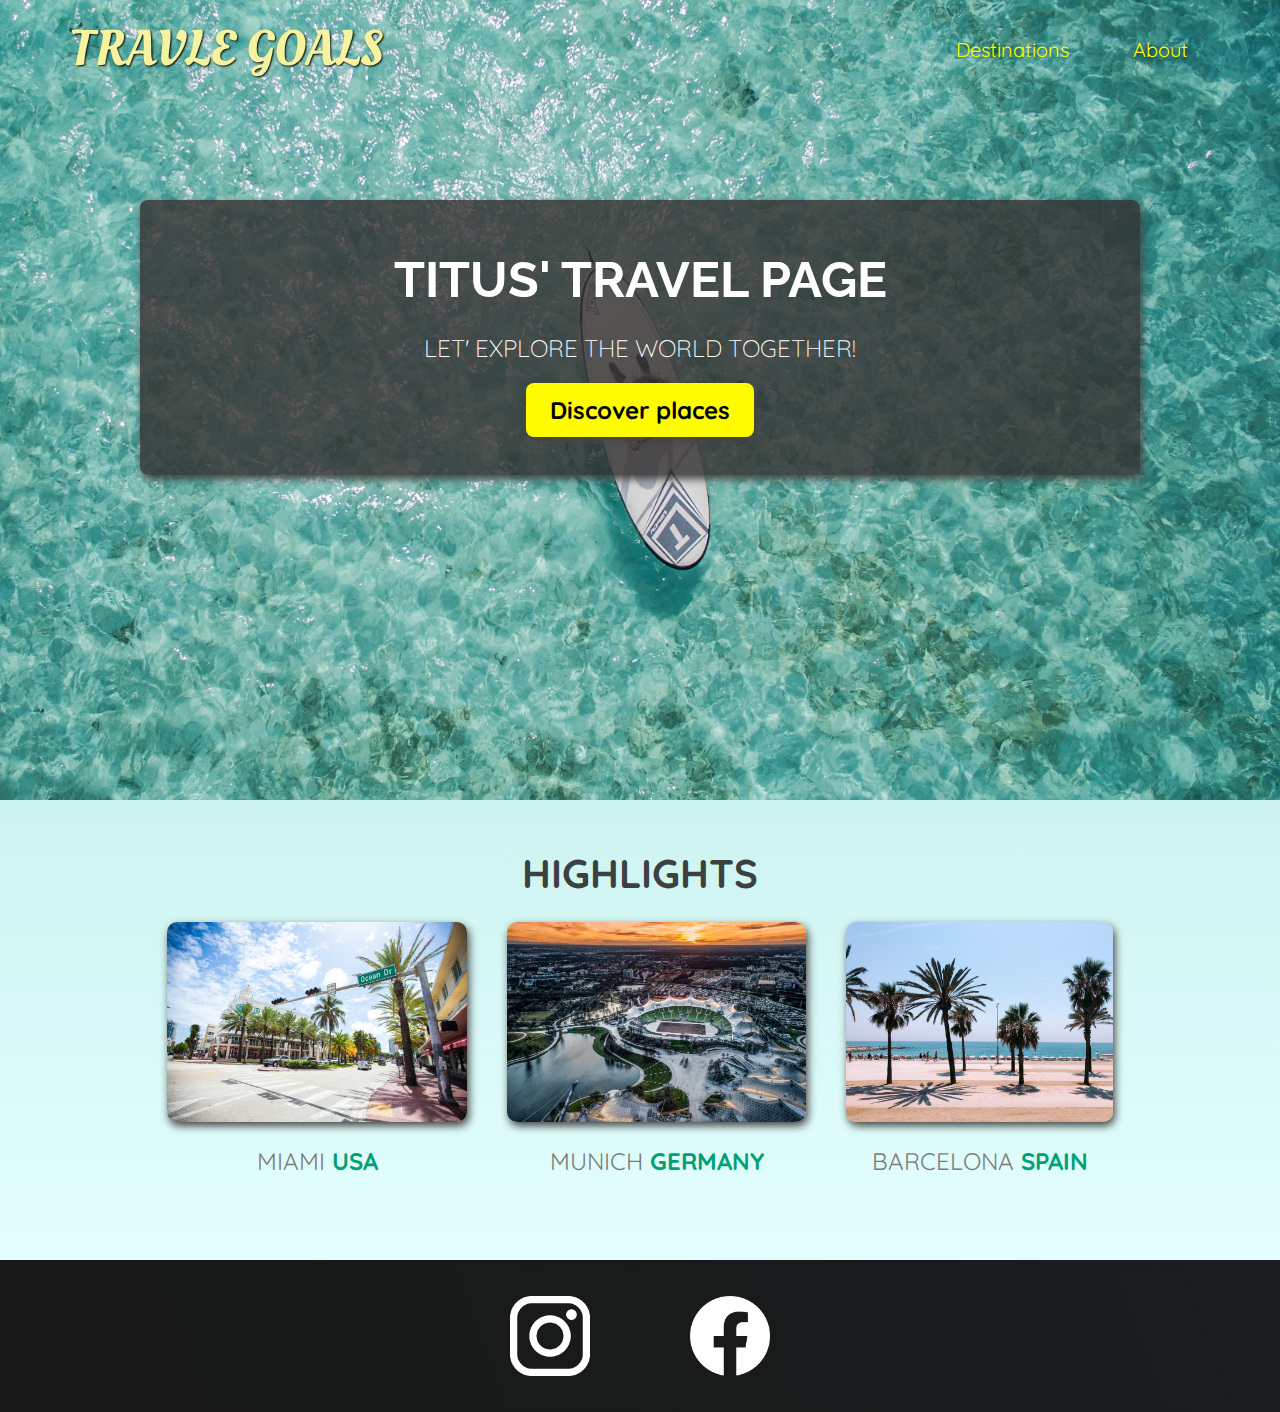
<file: index.html>
<!DOCTYPE html>
<html lang="en">
  <head>
    <meta charset="UTF-8" />
    <link
      href="https://fonts.googleapis.com/css2?family=Raleway:wght@700&family=Oleo+Script:wght@700&family=Quicksand:wght@300;500;700&display=swap"
      rel="stylesheet"
    />
    <link rel="stylesheet" href="shared.css" />
    <link rel="stylesheet" href="style.css" />
    <title>Travel Goals</title>
  </head>
  <body>
    <header>
      <div id="page-logo">
        <a href="/index.html">Travle Goals</a>
      </div>
      <nav>
        <ul>
          <li><a href="/places.html">Destinations</a></li>
          <li><a href="">About</a></li>
        </ul>
      </nav>
    </header>
    <main>
      <section id="hero">
        <div id="hero-content">
          <h1>Titus' Travel Page</h1>
          <p>Let' explore the world together!</p>
          <a href="/places.html">Discover places</a>
        </div>
      </section>
      <section id="highlights">
        <h2>Highlights</h2>
        <ul id="destinations">
          <li class="destination">
            <img
              src="/images/places/miami.jpg"
              alt="Miami streets on sunny day"
            />
            <p>MIAMI <strong>USA</strong></p>
          </li>
          <li class="destination">
            <img
              src="/images/places/munich.jpg"
              alt="Munich football stadium in winter"
            />
            <p>Munich <strong>Germany</strong></p>
          </li>
          <li class="destination">
            <img
              src="/images/places/barcelona.jpg"
              alt="Palm beach in Barcelona"
            />
            <p>Barcelona <strong>Spain</strong></p>
          </li>
        </ul>
      </section>
    </main>
    <footer>
      <ul>
        <li>
          <a href="https://www.instagram.com">
            <img src="/images/icons/insta.png" alt="Instagram logo" />
          </a>
        </li>
        <li>
          <a href="https://www.facebook.com">
            <img src="/images/icons/facebook.png" alt="Facebook logo" />
          </a>
        </li>
      </ul>
    </footer>
  </body>
</html>
</file>
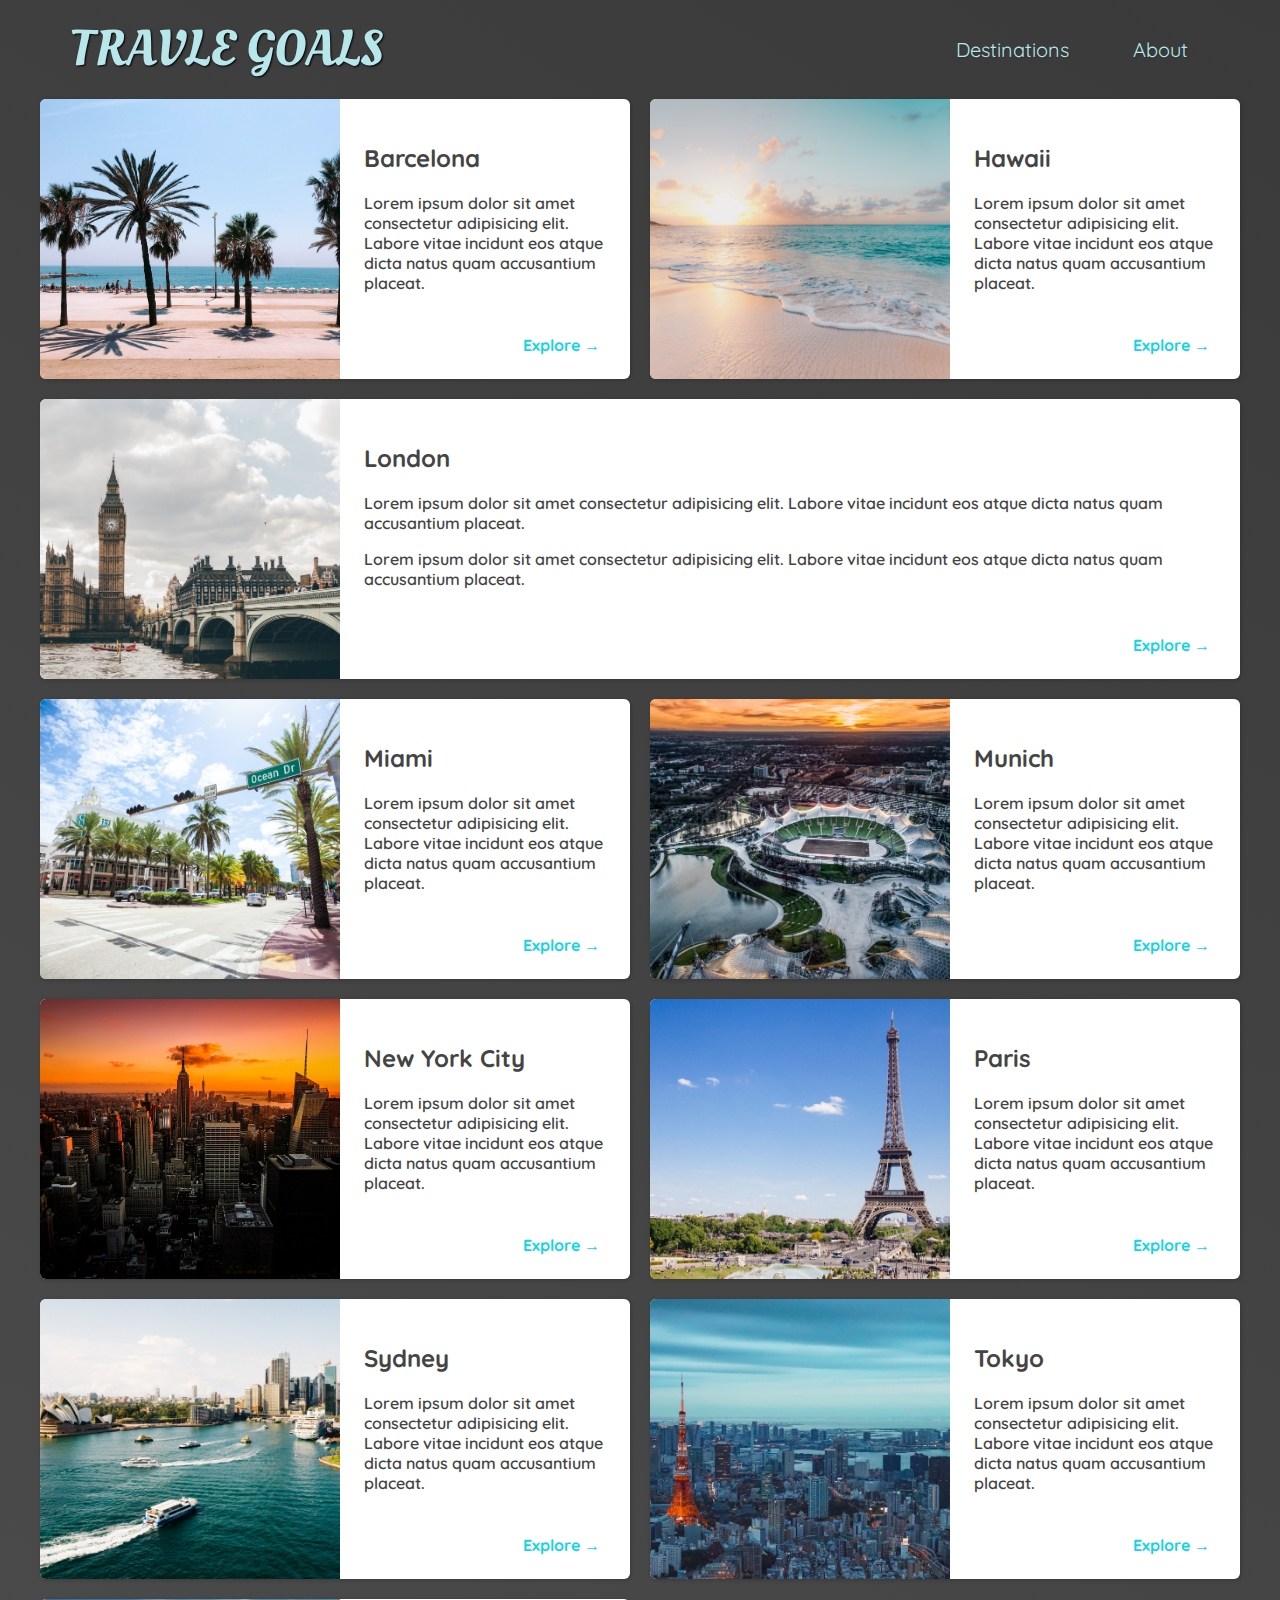
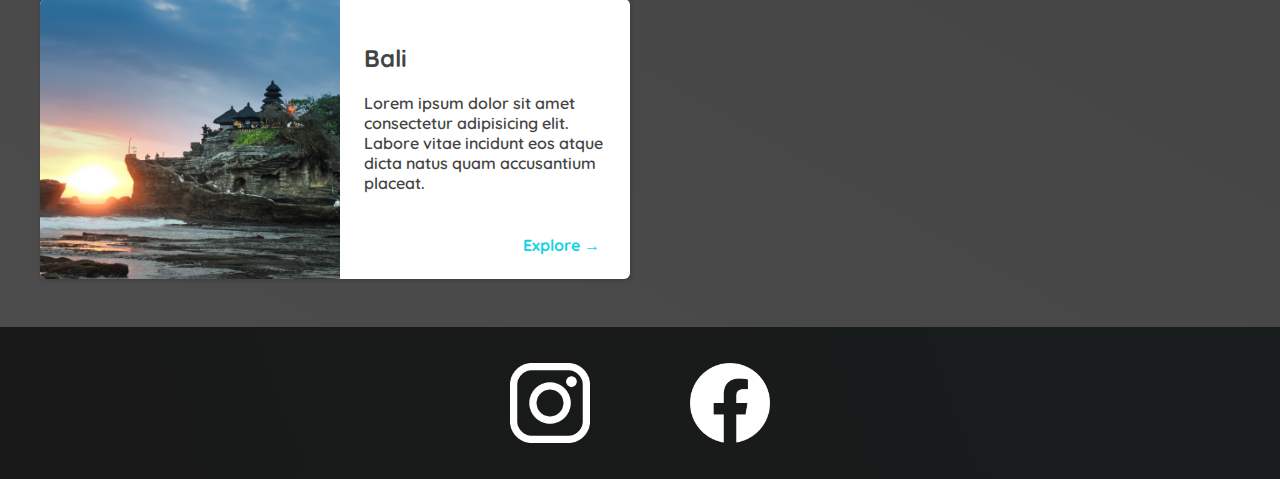
<file: places.html>
<!DOCTYPE html>
<html lang="en">
  <head>
    <meta charset="UTF-8" />
    <link
      href="https://fonts.googleapis.com/css2?family=Raleway:wght@700&family=Oleo+Script:wght@700&family=Quicksand:wght@300;500;700&display=swap"
      rel="stylesheet"
    />
    <link rel="stylesheet" href="shared.css" />
    <link rel="stylesheet" href="places.css" />
    <title>Travel Goals</title>
  </head>
  <body>
    <header>
      <div id="page-logo">
        <a href="/index.html">Travle Goals</a>
      </div>
      <nav>
        <ul>
          <li><a href="/places.html">Destinations</a></li>
          <li><a href="">About</a></li>
        </ul>
      </nav>
    </header>
    <main>
        <ul>
            <li>
              <img src="/images/places/barcelona.jpg" alt="City of Barcelona" />
              <div class="item-content">
                <div>
                  <h2>Barcelona</h2>
                  <p>
                    Lorem ipsum dolor sit amet consectetur adipisicing elit. Labore
                    vitae incidunt eos atque dicta natus quam accusantium placeat.
                  </p>
                </div>
                <div class="actions">
                  <a href="https://en.wikipedia.org/wiki/Barcelona">Explore &#x2192</a>
                </div>
              </div>
            </li>
            <li>
              <img src="/images/places/hawaii.jpg" alt="Hawaii beach" />
              <div class="item-content">
                <div>
                  <h2>Hawaii</h2>
                  <p>
                    Lorem ipsum dolor sit amet consectetur adipisicing elit. Labore
                    vitae incidunt eos atque dicta natus quam accusantium placeat.
                  </p>
                </div>
                <div class="actions">
                  <a href="hhttps://en.wikipedia.org/wiki/Hawaii">Explore &#x2192</a>
                </div>
              </div>
            </li>
            <li>
              <img src="/images/places/london.jpg" alt="London city" />
              <div class="item-content">
                <div>
                  <h2>London</h2>
                  <p>
                    Lorem ipsum dolor sit amet consectetur adipisicing elit. Labore
                    vitae incidunt eos atque dicta natus quam accusantium placeat.
                  </p>
                  <p>
                    Lorem ipsum dolor sit amet consectetur adipisicing elit. Labore
                    vitae incidunt eos atque dicta natus quam accusantium placeat.
                  </p>
                </div>
                <div class="actions">
                  <a href="https://en.wikipedia.org/wiki/London">Explore &#x2192</a>
                </div>
              </div>
            </li>
            <li>
              <img src="/images/places/miami.jpg" alt="Miami streets" />
              <div class="item-content">
                <div>
                  <h2>Miami</h2>
                  <p>
                    Lorem ipsum dolor sit amet consectetur adipisicing elit. Labore
                    vitae incidunt eos atque dicta natus quam accusantium placeat.
                  </p>
                </div>
                <div class="actions">
                  <a href="https://en.wikipedia.org/wiki/Miami">Explore &#x2192</a>
                </div>
              </div>
            </li>
            <li>
              <img src="/images/places/munich.jpg" alt="Munich football stadium" />
              <div class="item-content">
                <div>
                  <h2>Munich</h2>
                  <p>
                    Lorem ipsum dolor sit amet consectetur adipisicing elit. Labore
                    vitae incidunt eos atque dicta natus quam accusantium placeat.
                  </p>
                </div>
                <div class="actions">
                  <a href="https://en.wikipedia.org/wiki/Munich">Explore &#x2192</a>
                </div>
              </div>
            </li>
            <li>
              <img src="/images/places/new-york-city.jpg" alt="New York City skyline" />
              <div class="item-content">
                <div>
                  <h2>New York City</h2>
                  <p>
                    Lorem ipsum dolor sit amet consectetur adipisicing elit. Labore
                    vitae incidunt eos atque dicta natus quam accusantium placeat.
                  </p>
                </div>
                <div class="actions">
                  <a href="https://en.wikipedia.org/wiki/New_York_City"
                    >Explore &#x2192</a
                  >
                </div>
              </div>
            </li>
            <li>
              <img src="/images/places/paris.jpg" alt="Paris city" />
              <div class="item-content">
                <div>
                  <h2>Paris</h2>
                  <p>
                    Lorem ipsum dolor sit amet consectetur adipisicing elit. Labore
                    vitae incidunt eos atque dicta natus quam accusantium placeat.
                  </p>
                </div>
                <div class="actions">
                  <a href="https://en.wikipedia.org/wiki/Paris">Explore &#x2192</a>
                </div>
              </div>
            </li>
            <li>
              <img src="/images/places/sydney.jpg" alt="Sydney beach" />
              <div class="item-content">
                <div>
                  <h2>Sydney</h2>
                  <p>
                    Lorem ipsum dolor sit amet consectetur adipisicing elit. Labore
                    vitae incidunt eos atque dicta natus quam accusantium placeat.
                  </p>
                </div>
                <div class="actions">
                  <a href="https://en.wikipedia.org/wiki/Sydney">Explore &#x2192</a>
                </div>
              </div>
            </li>
            <li>
              <img src="/images/places/tokyo.jpg" alt="Tokyo skyline" />
              <div class="item-content">
                <div>
                  <h2>Tokyo</h2>
                  <p>
                    Lorem ipsum dolor sit amet consectetur adipisicing elit. Labore
                    vitae incidunt eos atque dicta natus quam accusantium placeat.
                  </p>
                </div>
                <div class="actions">
                  <a href="https://en.wikipedia.org/wiki/Tokyo">Explore &#x2192</a>
                </div>
              </div>
            </li>
            <li>
              <img src="/images/places/bali.jpg" alt="Bali beach" />
              <div class="item-content">
                <div>
                  <h2>Bali</h2>
                  <p>
                    Lorem ipsum dolor sit amet consectetur adipisicing elit. Labore
                    vitae incidunt eos atque dicta natus quam accusantium placeat.
                  </p>
                </div>
                <div class="actions">
                  <a href="https://en.wikipedia.org/wiki/Bali">Explore &#x2192</a>
                </div>
              </div>
            </li>
          </ul>  
    </main>
    <footer>
      <ul>
        <li>
          <a href="https://www.instagram.com">
            <img src="/images/icons/insta.png" alt="Instagram logo" />
          </a>
        </li>
        <li>
          <a href="https://www.facebook.com">
            <img src="/images/icons/facebook.png" alt="Facebook logo" />
          </a>
        </li>
      </ul>
    </footer>
  </body>
</html>
</file>
<file: shared.css>
body {
  font-family: "Quicksand", sans-serif;
  margin: 0;
}

ul {
  list-style: none;
  margin: 0;
  padding: 0;
}

header {
  display: flex;
  align-items: center;
  justify-content: space-between;
  padding: 15px 60px;
  position: absolute;
  width: 100%;
  top: 0;
  left: 0;
  box-sizing: border-box;
}

#page-logo a {
  padding: 10px;
  font-family: "Oleo Script", sans-serif;
  color: rgb(245, 243, 160);
  font-size: 50px;
  text-decoration: none;
  text-transform: uppercase;
  text-shadow: 1px 1px 2px rgb(0, 0, 0);
}

header ul {
  display: flex;
}

header li {
  margin: 20px;
  justify-content: flex-end;
}

header a {
  color: rgb(255, 251, 0);
  text-decoration: none;
  font-size: 20px;
  padding: 12px;
  text-shadow: 1px 1px 2px rgba(0, 0, 0, 0.2);
  border-radius: 6px;
}

header nav a:hover {
  color: rgb(77, 77, 77);
  background-color: rgb(255, 251, 0);
}

footer {
  background: linear-gradient(70deg, rgb(24, 24, 24), rgb(25, 29, 29));
  padding: 36px 0;
}

footer ul {
  display: flex;
  justify-content: center;
}

footer li {
  width: 80px;
  height: 80px;
  margin: 0 50px;
}

footer img {
  width: 100%;
  height: 100%;
}
</file>
<file: style.css>
#hero {
  height: 800px;
  background-image: url("/images/places/ocean.jpg");
  background-position: center;
  background-size: cover;
}

#hero-content {
  width: 900px;
  background-color: rgba(51, 47, 47, 0.8);
  box-shadow: 2px 4px 8px rgb(68, 67, 67);
  border-radius: 8px;
  text-align: center;
  padding: 50px;
  margin: 0 auto;
  position: relative;
  top: 200px;
}

#hero-content h1 {
  color: white;
  text-transform: uppercase;
  font-size: 50px;
  font-family: "Raleway", sans-serif;
  margin: 0;
}

#hero-content p {
  color: white;
  text-transform: uppercase;
  font-size: 24px;
  font-weight: 300;
  margin-bottom: 32px;
}

#hero-content a {
  text-decoration: none;
  background-color: rgb(255, 251, 0);
  padding: 12px 24px;
  color: black;
  font-size: 24px;
  font-weight: bold;
  border-radius: 8px;
  box-shadow: 2px 4px 8px rgb(68, 67, 67);
}

#hero-content a:hover {
  background-color: rgb(255, 238, 0);
}

#highlights {
  padding: 24px;
  background: linear-gradient(0deg, rgb(227, 255, 253), rgb(205, 243, 240));
}

#highlights h2 {
  text-transform: uppercase;
  text-align: center;
  font-size: 40px;
  color: rgb(59, 65, 64);
  margin: 24px 0;
}

#destinations {
  display: flex;
  justify-content: center;
  width: 90%;
  margin: auto;
  margin-bottom: 40px;
}

.destination {
  margin: 0 20px;
  text-transform: uppercase;
}

.destination img {
  height: 200px;
  width: 100%;
  box-shadow: 2px 4px 8px rgb(68, 67, 67);
  border-radius: 10px;
  object-fit: cover;
}

.destination p {
  text-align: center;
  font-size: 24px;
  color: rgb(124, 123, 123);
  margin: 20px 0;
}

.destination strong {
  color: rgb(0, 160, 117);
}
</file>
<file: places.css>
body {
  background: linear-gradient(30deg, rgb(77, 77, 77), rgb(58, 58, 58));
  color: rgb(68, 68, 68);
}

#page-logo a {
  color: rgb(183, 230, 235);
}

header {
  position: static;
}

header a {
  color: rgb(183, 230, 235);
}

header nav a:hover {
    background-color: rgb(183, 230, 235);
    color: rgb(59, 59, 59);
}

main ul {
  width: 1200px;
  margin: 0 auto 48px auto;
  display: grid;
  grid-template-columns: 1fr 1fr;
  gap: 20px 20px;
}

main li {
  display: flex;
  background-color: white;
  box-shadow: 1px 1px 4px rgba(0, 0, 0, 0.2);
  border-radius: 6px;
  overflow: hidden;
}

main li:nth-of-type(3) {
  grid-column: 1 / span 2;
}

main li img {
  width: 300px;
  height: 280px;
  object-fit: cover;
}

.item-content {
  padding: 24px;
  display: flex;
  flex-direction: column;
  justify-content: space-between;
}

/* .item-content h2 {
    margin: 0;
} */

/* 개인적으로 추가 */
.item-content P {
  font-weight: 600;
}

.actions {
  text-align: right;
}

.actions a {
  text-decoration: none;
  color: rgb(22, 211, 228);
  font-weight: bold; /* 개인적으로 추가 */
  border-radius: 5px;
  padding: 6px;
}

.actions a:hover {
  background-color: rgb(235, 253, 255);
}
</file>
